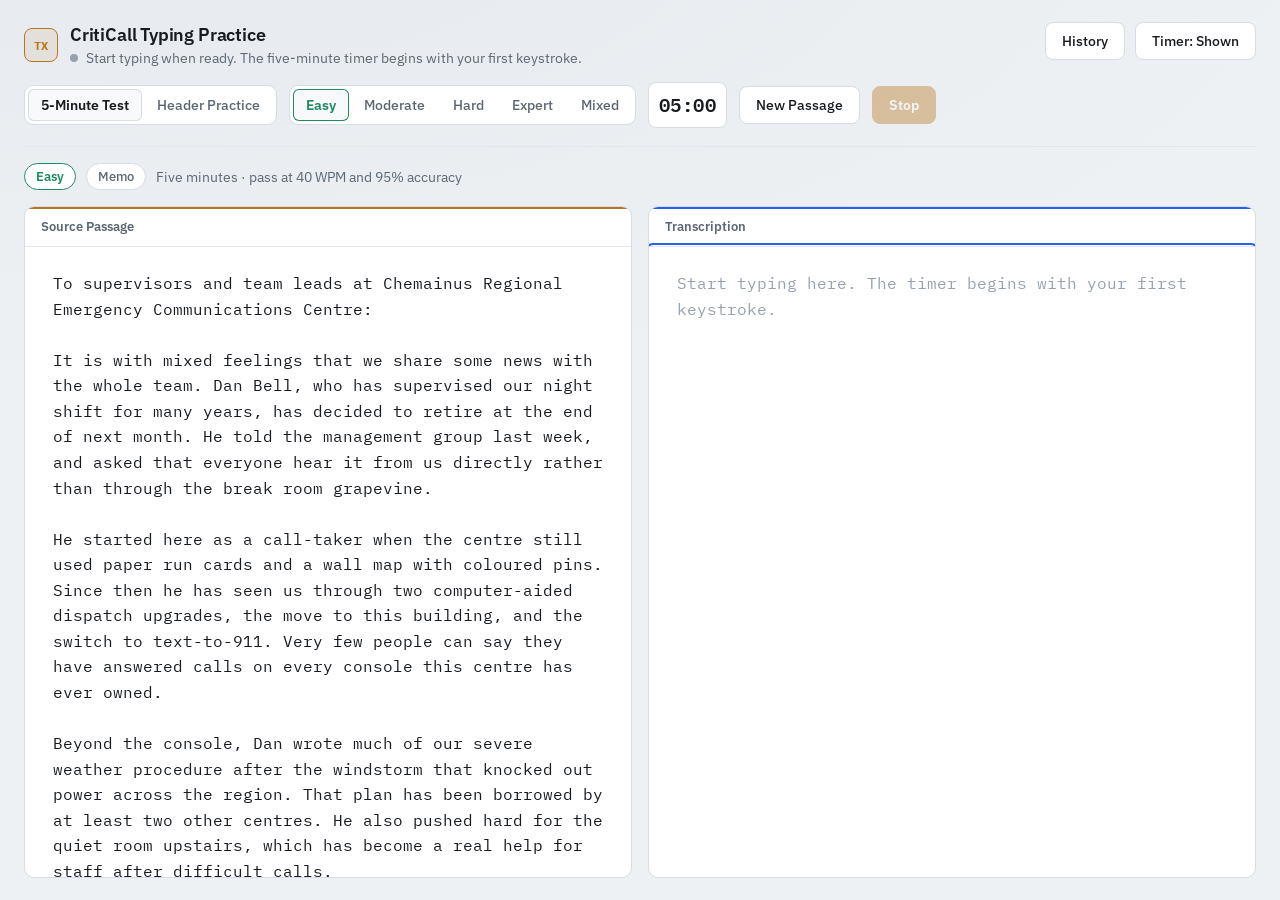
<file: index.html>
<!DOCTYPE html>
<html lang="en">
<head>
<meta charset="UTF-8">
<meta name="viewport" content="width=device-width, initial-scale=1.0">
<meta name="description" content="CritiCall-style five-minute transcription test with selectable difficulty and header practice.">
<title>CritiCall Typing Practice</title>
<link rel="stylesheet" href="styles.css">
</head>
<body>
<div class="app" id="app" data-state="idle">

  <header class="console">
    <div class="console-top">
      <div class="console-id">
        <div class="mark" aria-hidden="true">TX</div>
        <div>
          <h1>CritiCall Typing Practice</h1>
          <div class="status-line">
            <span class="status-dot" aria-hidden="true"></span>
            <span id="status" aria-live="polite">Choose Start when ready.</span>
          </div>
        </div>
      </div>
      <div class="console-links">
        <a id="historyLink" class="btn-link" href="history.html" title="View saved practice history">History</a>
        <button id="timerToggle" aria-pressed="true" title="Show or hide the countdown while typing">Timer: Shown</button>
      </div>
    </div>

    <div class="controls">
      <div class="mode-switch" role="group" aria-label="Practice mode">
        <button id="testMode" class="mode active">5-Minute Test</button>
        <button id="headerMode" class="mode">Header Practice</button>
      </div>
      <div class="mode-switch level-switch" role="group" aria-label="Difficulty">
        <button class="level" data-level="1" title="Plain prose with a short opening line">Easy</button>
        <button class="level" data-level="2" title="Dated headers, sign-offs, more names and numbers">Moderate</button>
        <button class="level" data-level="3" title="Letterheads, file numbers, Re: lines, dense details">Hard</button>
        <button class="level" data-level="4" title="Full business headers, codes, extensions, unusual names">Expert</button>
        <button class="level" data-level="mixed" title="A random difficulty each passage">Mixed</button>
      </div>
      <span class="timer" id="timer">05:00</span>
      <button id="newLetter">New Passage</button>
      <button class="primary" id="start" title="Stop ends the run early · Try Again restarts the same passage (Ctrl/Cmd + Enter)" disabled>Stop</button>
    </div>
  </header>

  <div class="info-strip" id="infoStrip">
    <span class="badge" id="levelBadge">Easy</span>
    <span class="badge subtle" id="kindBadge">Letter</span>
    <span id="infoText">Five minutes · pass at 40 WPM and 95% accuracy</span>
  </div>

  <div class="test-grid">
    <section class="panel source">
      <div class="panel-header"><span id="sourceHeader">Source Passage</span></div>
      <div class="letter" id="sourceLetter"></div>
    </section>
    <section class="panel entry">
      <div class="panel-header"><span>Transcription</span></div>
      <textarea id="entry" autocomplete="off" autocorrect="off" autocapitalize="off" spellcheck="false" aria-label="Transcription input" placeholder="Start typing here. The timer begins with your first keystroke."></textarea>
    </section>
  </div>

  <section class="results" id="results" aria-live="polite">
    <div class="results-head">
      <div class="verdict">
        <span class="verdict-badge" id="passFail">—</span>
        <span class="verdict-margin" id="margin">—</span>
      </div>
      <div class="results-actions">
        <button id="reviewErrors">Review errors</button>
        <button id="copyResults">Copy summary</button>
      </div>
    </div>

    <div class="result-grid headline-row">
      <div class="metric headline"><div class="label">Gross WPM</div><div class="value" id="grossWpm">0</div></div>
      <div class="metric headline"><div class="label">Accuracy</div><div class="value" id="accuracy">0%</div></div>
    </div>
    <div class="result-grid secondary">
      <div class="metric"><div class="label">Characters Typed</div><div class="value" id="charsTyped">0</div></div>
      <div class="metric"><div class="label">Run Length</div><div class="value" id="runLength">—</div></div>
      <div class="metric"><div class="label">Correct-like Chars</div><div class="value" id="correctChars">0</div></div>
      <div class="metric"><div class="label">Errors</div><div class="value" id="errors">0</div></div>
    </div>

    <div class="note" id="resultNote"></div>
    <div class="error-review" id="errorReview" hidden></div>
  </section>

</div>
<script src="scenarios.js"></script>
<script src="generator.js"></script>
<script src="app.js"></script>
</body>
</html>
</file>
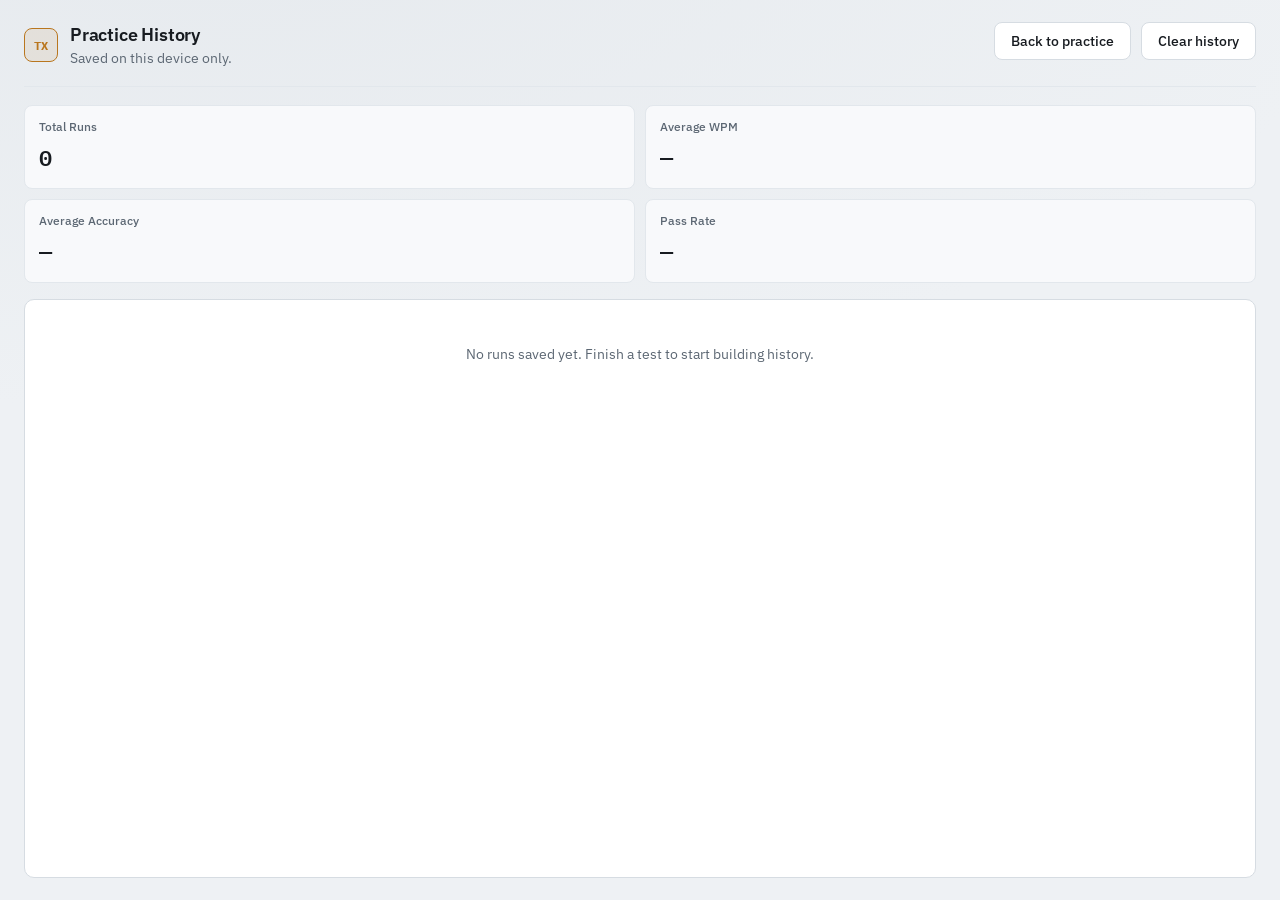
<file: history.html>
<!DOCTYPE html>
<html lang="en">
<head>
<meta charset="UTF-8">
<meta name="viewport" content="width=device-width, initial-scale=1.0">
<meta name="description" content="Saved practice history for CritiCall Typing Practice.">
<title>Practice History — CritiCall Typing Practice</title>
<link rel="stylesheet" href="styles.css">
</head>
<body>
<div class="app" id="app" data-state="idle">

  <header class="console">
    <div class="console-top">
      <div class="console-id">
        <div class="mark" aria-hidden="true">TX</div>
        <div>
          <h1>Practice History</h1>
          <div class="status-line">
            <span>Saved on this device only.</span>
          </div>
        </div>
      </div>
      <div class="console-links">
        <a id="backLink" class="btn-link" href="index.html">Back to practice</a>
        <button id="clearHistory">Clear history</button>
      </div>
    </div>
  </header>

  <section class="history-view" id="historyView">
    <div class="result-grid headline-row history-summary">
      <div class="metric"><div class="label">Total Runs</div><div class="value" id="histCount">0</div></div>
      <div class="metric"><div class="label">Average WPM</div><div class="value" id="histAvgWpm">—</div></div>
      <div class="metric"><div class="label">Average Accuracy</div><div class="value" id="histAvgAcc">—</div></div>
      <div class="metric"><div class="label">Pass Rate</div><div class="value" id="histPassRate">—</div></div>
    </div>
    <div class="history-list" id="historyList"></div>
  </section>

</div>
<script src="history.js"></script>
</body>
</html>
</file>
<file: styles.css>
@import url('https://fonts.googleapis.com/css2?family=IBM+Plex+Sans:wght@400;500;600;700&family=IBM+Plex+Mono:wght@400;500;600;700&display=swap');

:root {
  color-scheme: dark;
  --bg: #0a0d11;
  --bg-soft: #0d1116;
  --panel: #11161c;
  --panel-raised: #161d25;
  --border: #232c36;
  --border-soft: #1a212a;
  --text: #e8edf1;
  --muted: #8794a1;
  --muted-dim: #576270;
  --accent: #e2a33e;
  --accent-soft: rgba(226, 163, 62, 0.14);
  --accent-text: #16130a;
  --live: #e2574c;
  --live-soft: rgba(226, 87, 76, 0.15);
  --good: #34c98a;
  --good-soft: rgba(52, 201, 138, 0.14);
  --focus-ring: #6fb8e0;
  --font-ui: "IBM Plex Sans", system-ui, sans-serif;
  --font-mono: "IBM Plex Mono", "Courier New", monospace;
}

@media (prefers-color-scheme: light) {
  :root {
    --bg: #eef1f4;
    --bg-soft: #e6eaee;
    --panel: #ffffff;
    --panel-raised: #f8f9fb;
    --border: #d6dce2;
    --border-soft: #e2e7ec;
    --text: #171b20;
    --muted: #5c6773;
    --muted-dim: #96a1ac;
    --accent: #b9761e;
    --accent-soft: rgba(185, 118, 30, 0.1);
    --accent-text: #ffffff;
    --live: #c53c32;
    --live-soft: rgba(197, 60, 50, 0.09);
    --good: #1f8a5f;
    --good-soft: rgba(31, 138, 95, 0.1);
    --focus-ring: #2563eb;
  }
}

* { box-sizing: border-box; }

html, body { height: 100%; }

html { color-scheme: dark light; }

body {
  margin: 0;
  font-family: var(--font-ui);
  background:
    radial-gradient(1200px 500px at 15% -10%, var(--bg-soft), transparent),
    var(--bg);
  color: var(--text);
  -webkit-font-smoothing: antialiased;
  overflow-y: auto;
}

:focus-visible {
  outline: 2px solid var(--focus-ring);
  outline-offset: 2px;
  border-radius: 4px;
}

.app {
  max-width: 1360px;
  margin: 0 auto;
  padding: 22px 24px;
  height: 100vh;
  height: 100dvh;
  display: flex;
  flex-direction: column;
  min-height: 0;
}

/* ---------- Console header ---------- */

.console {
  display: flex;
  flex-direction: column;
  gap: 14px;
  padding-bottom: 18px;
  border-bottom: 1px solid var(--border-soft);
  margin-bottom: 18px;
  flex: 0 0 auto;
}

.console-top {
  display: flex;
  align-items: flex-start;
  justify-content: space-between;
  gap: 16px;
  flex-wrap: wrap;
}

.console-links {
  display: flex;
  gap: 10px;
  align-items: center;
}

.btn-link {
  display: inline-flex;
  align-items: center;
  font: inherit;
  color: var(--text);
  text-decoration: none;
  padding: 9px 16px;
  border-radius: 8px;
  border: 1px solid var(--border);
  background: var(--panel);
  cursor: pointer;
  font-size: 0.88rem;
  font-weight: 500;
  transition: border-color 0.15s ease, background 0.15s ease;
}
.btn-link:hover { border-color: var(--muted); }

.console-id {
  display: flex;
  align-items: center;
  gap: 12px;
}

.console-id .mark {
  width: 34px;
  height: 34px;
  border-radius: 8px;
  background: var(--accent-soft);
  border: 1px solid var(--accent);
  color: var(--accent);
  display: flex;
  align-items: center;
  justify-content: center;
  font-family: var(--font-mono);
  font-weight: 700;
  font-size: 0.78rem;
  letter-spacing: 0.02em;
  flex: none;
}

.console-id h1 {
  font-size: 1.15rem;
  font-weight: 600;
  margin: 0 0 2px;
  letter-spacing: -0.01em;
}

.status-line {
  display: flex;
  align-items: center;
  gap: 8px;
  color: var(--muted);
  font-size: 0.86rem;
  min-height: 20px;
}

.status-dot {
  width: 8px;
  height: 8px;
  border-radius: 50%;
  background: var(--muted-dim);
  flex: none;
  transition: background 0.2s ease, box-shadow 0.2s ease;
}

.app[data-state="running"] .status-dot {
  background: var(--live);
  box-shadow: 0 0 0 3px var(--live-soft);
  animation: pulse 1.6s ease-in-out infinite;
}

.app[data-state="complete"] .status-dot {
  background: var(--good);
  box-shadow: 0 0 0 3px var(--good-soft);
}

@keyframes pulse {
  0%, 100% { opacity: 1; }
  50% { opacity: 0.45; }
}

@media (prefers-reduced-motion: reduce) {
  .app[data-state="running"] .status-dot { animation: none; }
}

/* ---------- Controls ---------- */

.controls {
  display: flex;
  align-items: center;
  gap: 12px;
  flex-wrap: wrap;
}

.mode-switch {
  display: flex;
  border: 1px solid var(--border);
  border-radius: 9px;
  background: var(--panel);
  padding: 3px;
  gap: 2px;
}

.mode-switch button {
  border: 0;
  background: transparent;
  color: var(--muted);
  border-radius: 6px;
  padding: 7px 13px;
  font-size: 0.86rem;
}

.mode-switch button.active {
  background: var(--panel-raised);
  color: var(--text);
  font-weight: 600;
  box-shadow: inset 0 0 0 1px var(--border);
}

.timer {
  font-family: var(--font-mono);
  font-variant-numeric: tabular-nums;
  font-weight: 600;
  font-size: 1.2rem;
  color: var(--text);
  min-width: 76px;
  text-align: center;
  padding: 7px 10px;
  border-radius: 8px;
  background: var(--panel);
  border: 1px solid var(--border);
  letter-spacing: 0.02em;
}

.app[data-state="running"] .timer:not(.hidden) {
  border-color: var(--accent);
  color: var(--accent);
}

.timer.hidden {
  color: var(--muted-dim);
  font-size: 0.82rem;
  letter-spacing: 0.08em;
}

select,
button {
  font: inherit;
  color: var(--text);
}

button {
  padding: 9px 16px;
  border-radius: 8px;
  border: 1px solid var(--border);
  background: var(--panel);
  cursor: pointer;
  font-size: 0.88rem;
  font-weight: 500;
  transition: border-color 0.15s ease, background 0.15s ease;
}

button:hover:not(:disabled) {
  border-color: var(--muted);
}

button.primary {
  background: var(--accent);
  border-color: var(--accent);
  color: var(--accent-text);
  font-weight: 600;
}

button.primary:hover:not(:disabled) {
  filter: brightness(1.06);
}

button.primary.stop {
  background: var(--live);
  border-color: var(--live);
  color: #fff;
}

button:disabled {
  opacity: 0.4;
  cursor: not-allowed;
}

/* ---------- Difficulty switch ---------- */

.level-switch button.active[data-level="1"] { box-shadow: inset 0 0 0 1px var(--good); color: var(--good); }
.level-switch button.active[data-level="2"] { box-shadow: inset 0 0 0 1px var(--focus-ring); color: var(--focus-ring); }
.level-switch button.active[data-level="3"] { box-shadow: inset 0 0 0 1px var(--accent); color: var(--accent); }
.level-switch button.active[data-level="4"] { box-shadow: inset 0 0 0 1px var(--live); color: var(--live); }

#timerToggle[aria-pressed="false"] { color: var(--muted); }

/* ---------- Info strip ---------- */

.info-strip {
  display: flex;
  align-items: center;
  gap: 10px;
  margin: -2px 0 16px;
  color: var(--muted);
  font-size: 0.85rem;
  flex: 0 0 auto;
  flex-wrap: wrap;
}

.info-strip .badge {
  border: 1px solid var(--border);
  background: var(--panel);
  border-radius: 999px;
  padding: 4px 11px;
  color: var(--text);
  font-weight: 600;
  font-size: 0.8rem;
}
.info-strip .badge.subtle { font-weight: 500; color: var(--muted); }
.info-strip .badge[data-level="1"] { border-color: var(--good); color: var(--good); }
.info-strip .badge[data-level="2"] { border-color: var(--focus-ring); color: var(--focus-ring); }
.info-strip .badge[data-level="3"] { border-color: var(--accent); color: var(--accent); }
.info-strip .badge[data-level="4"] { border-color: var(--live); color: var(--live); }

/* ---------- Panels ---------- */

.test-grid {
  display: grid;
  grid-template-columns: 1fr 1fr;
  gap: 16px;
  flex: 1 1 auto;
  min-height: 160px;
}

.panel {
  background: var(--panel);
  border: 1px solid var(--border);
  border-radius: 10px;
  min-width: 0;
  min-height: 0;
  overflow: hidden;
  display: flex;
  flex-direction: column;
  position: relative;
}

.panel::before {
  content: "";
  position: absolute;
  top: 0; left: 0; right: 0;
  height: 2px;
}

.panel.source::before { background: var(--accent); }
.panel.entry::before { background: var(--focus-ring); }

.panel-header {
  padding: 11px 16px;
  border-bottom: 1px solid var(--border-soft);
  font-weight: 600;
  font-size: 0.82rem;
  color: var(--muted);
  display: flex;
  align-items: center;
  justify-content: space-between;
  flex: 0 0 auto;
}

.letter {
  flex: 1;
  overflow: auto;
  padding: 24px 28px;
  white-space: pre-wrap;
  font-family: var(--font-mono);
  line-height: 1.65;
  font-size: 15.5px;
}

textarea {
  flex: 1;
  width: 100%;
  resize: none;
  border: 0;
  outline: 0;
  padding: 24px 28px;
  background: transparent;
  color: var(--text);
  font-family: var(--font-mono);
  line-height: 1.65;
  font-size: 15.5px;
  tab-size: 4;
}

textarea::placeholder { color: var(--muted-dim); }

/* ---------- Results ---------- */

.results {
  margin-top: 18px;
  background: var(--panel);
  border: 1px solid var(--border);
  border-radius: 10px;
  padding: 20px 22px;
  display: none;
  flex: 0 0 auto;
}
.results.show { display: block; }

.results-actions {
  display: flex;
  gap: 8px;
  flex-wrap: wrap;
}

.results-head {
  display: flex;
  align-items: center;
  justify-content: space-between;
  gap: 16px;
  margin-bottom: 18px;
  flex-wrap: wrap;
}

.verdict {
  display: flex;
  align-items: center;
  gap: 12px;
}

.verdict-badge {
  font-family: var(--font-mono);
  font-weight: 700;
  font-size: 0.82rem;
  letter-spacing: 0.03em;
  padding: 7px 14px;
  border-radius: 999px;
  border: 1px solid var(--border);
}
.verdict-badge.pass { background: var(--good-soft); border-color: var(--good); color: var(--good); }
.verdict-badge.fail { background: var(--live-soft); border-color: var(--live); color: var(--live); }

.verdict-margin {
  color: var(--muted);
  font-size: 0.88rem;
  font-family: var(--font-mono);
}

#copyResults, #reviewErrors {
  font-size: 0.82rem;
  padding: 7px 12px;
}

.result-grid {
  display: grid;
  grid-template-columns: repeat(4, minmax(0, 1fr));
  gap: 10px;
}

.result-grid.headline-row {
  grid-template-columns: repeat(2, minmax(0, 1fr));
}

.result-grid.secondary {
  margin-top: 10px;
  grid-template-columns: repeat(4, minmax(0, 1fr));
}

.metric {
  border: 1px solid var(--border-soft);
  border-radius: 8px;
  padding: 13px 14px;
  background: var(--panel-raised);
}

.metric.headline .value {
  font-size: 1.9rem;
}

.metric .label {
  color: var(--muted);
  font-size: 0.76rem;
  margin-bottom: 5px;
  font-weight: 500;
}

.metric .value {
  font-size: 1.15rem;
  font-weight: 600;
  font-family: var(--font-mono);
}

.metric .value.below { color: var(--live); }

.note {
  margin-top: 16px;
  font-size: 0.86rem;
  color: var(--muted);
  line-height: 1.5;
  border-top: 1px solid var(--border-soft);
  padding-top: 14px;
}

/* ---------- Error review ---------- */

.error-review {
  margin-top: 14px;
  padding-top: 14px;
  border-top: 1px solid var(--border-soft);
}

.diff-legend {
  display: flex;
  gap: 14px;
  margin-bottom: 10px;
  font-size: 0.78rem;
  color: var(--muted);
}
.diff-legend span {
  padding: 2px 8px;
  border-radius: 5px;
}
.diff-legend .diff-sub { background: var(--live-soft); color: var(--live); }
.diff-legend .diff-miss { text-decoration: underline dashed var(--accent); text-decoration-thickness: 2px; color: var(--text); }
.diff-legend .diff-extra { color: var(--muted); text-decoration: line-through; }

.diff-text {
  max-height: 320px;
  overflow-y: auto;
  padding: 14px 16px;
  border: 1px solid var(--border-soft);
  border-radius: 8px;
  background: var(--panel-raised);
  font-family: var(--font-mono);
  font-size: 14px;
  line-height: 1.7;
  white-space: pre-wrap;
}

.diff-sub {
  background: var(--live-soft);
  color: var(--live);
  border-radius: 3px;
}
.diff-miss {
  text-decoration: underline dashed var(--accent);
  text-decoration-thickness: 2px;
  text-underline-offset: 2px;
}
.diff-extra {
  color: var(--muted);
  text-decoration: line-through;
}

.diff-empty {
  color: var(--muted);
  font-size: 0.88rem;
}

/* ---------- History ---------- */

.history-view {
  display: flex;
  flex-direction: column;
  flex: 1 1 auto;
  min-height: 0;
}
.history-view[hidden] { display: none; }

.history-head {
  display: flex;
  align-items: center;
  justify-content: space-between;
  gap: 16px;
  margin-bottom: 16px;
  flex-wrap: wrap;
}

.history-head h2 {
  font-size: 1.05rem;
  font-weight: 600;
  margin: 0;
}

.history-actions {
  display: flex;
  gap: 8px;
}

.history-summary {
  flex: 0 0 auto;
  grid-template-columns: repeat(4, minmax(0, 1fr));
  margin-bottom: 16px;
}
.history-summary .value { font-size: 1.4rem; }

.history-list {
  flex: 1 1 auto;
  min-height: 0;
  overflow-y: auto;
  border: 1px solid var(--border);
  border-radius: 10px;
  background: var(--panel);
}

.history-row {
  display: grid;
  grid-template-columns: 1.4fr 1.6fr 0.9fr 0.9fr 0.9fr;
  gap: 10px;
  align-items: center;
  padding: 11px 16px;
  border-bottom: 1px solid var(--border-soft);
  font-size: 0.87rem;
}
.history-row:last-child { border-bottom: 0; }

.history-date { color: var(--muted); }
.history-wpm, .history-acc { font-family: var(--font-mono); }

.history-result {
  justify-self: start;
  font-family: var(--font-mono);
  font-weight: 700;
  font-size: 0.74rem;
  letter-spacing: 0.03em;
  padding: 3px 9px;
  border-radius: 999px;
  border: 1px solid var(--border);
}
.history-result.pass { background: var(--good-soft); border-color: var(--good); color: var(--good); }
.history-result.fail { background: var(--live-soft); border-color: var(--live); color: var(--live); }

.history-empty {
  padding: 30px 16px;
  color: var(--muted);
  text-align: center;
  font-size: 0.9rem;
}

@media (max-width: 800px) {
  .app { padding: 16px 14px; }
  .console-top { align-items: stretch; }
  .console-links { width: 100%; }
  .console-links .btn-link, .console-links button { flex: 1; }
  .controls { width: 100%; }
  .mode-switch { order: 4; width: 100%; }
  .level-switch { order: 5; }
  .mode-switch button { flex: 1; padding: 7px 6px; }
  .test-grid { grid-template-columns: 1fr; grid-template-rows: 1fr 1fr; }
  .letter, textarea { padding: 18px; }
  .result-grid, .result-grid.secondary, .history-summary { grid-template-columns: repeat(2, 1fr); }
  .results-head { flex-direction: column; align-items: flex-start; }
  .history-row { grid-template-columns: 1fr 1fr; row-gap: 4px; }
  .history-result { grid-column: span 2; }
}
</file>
